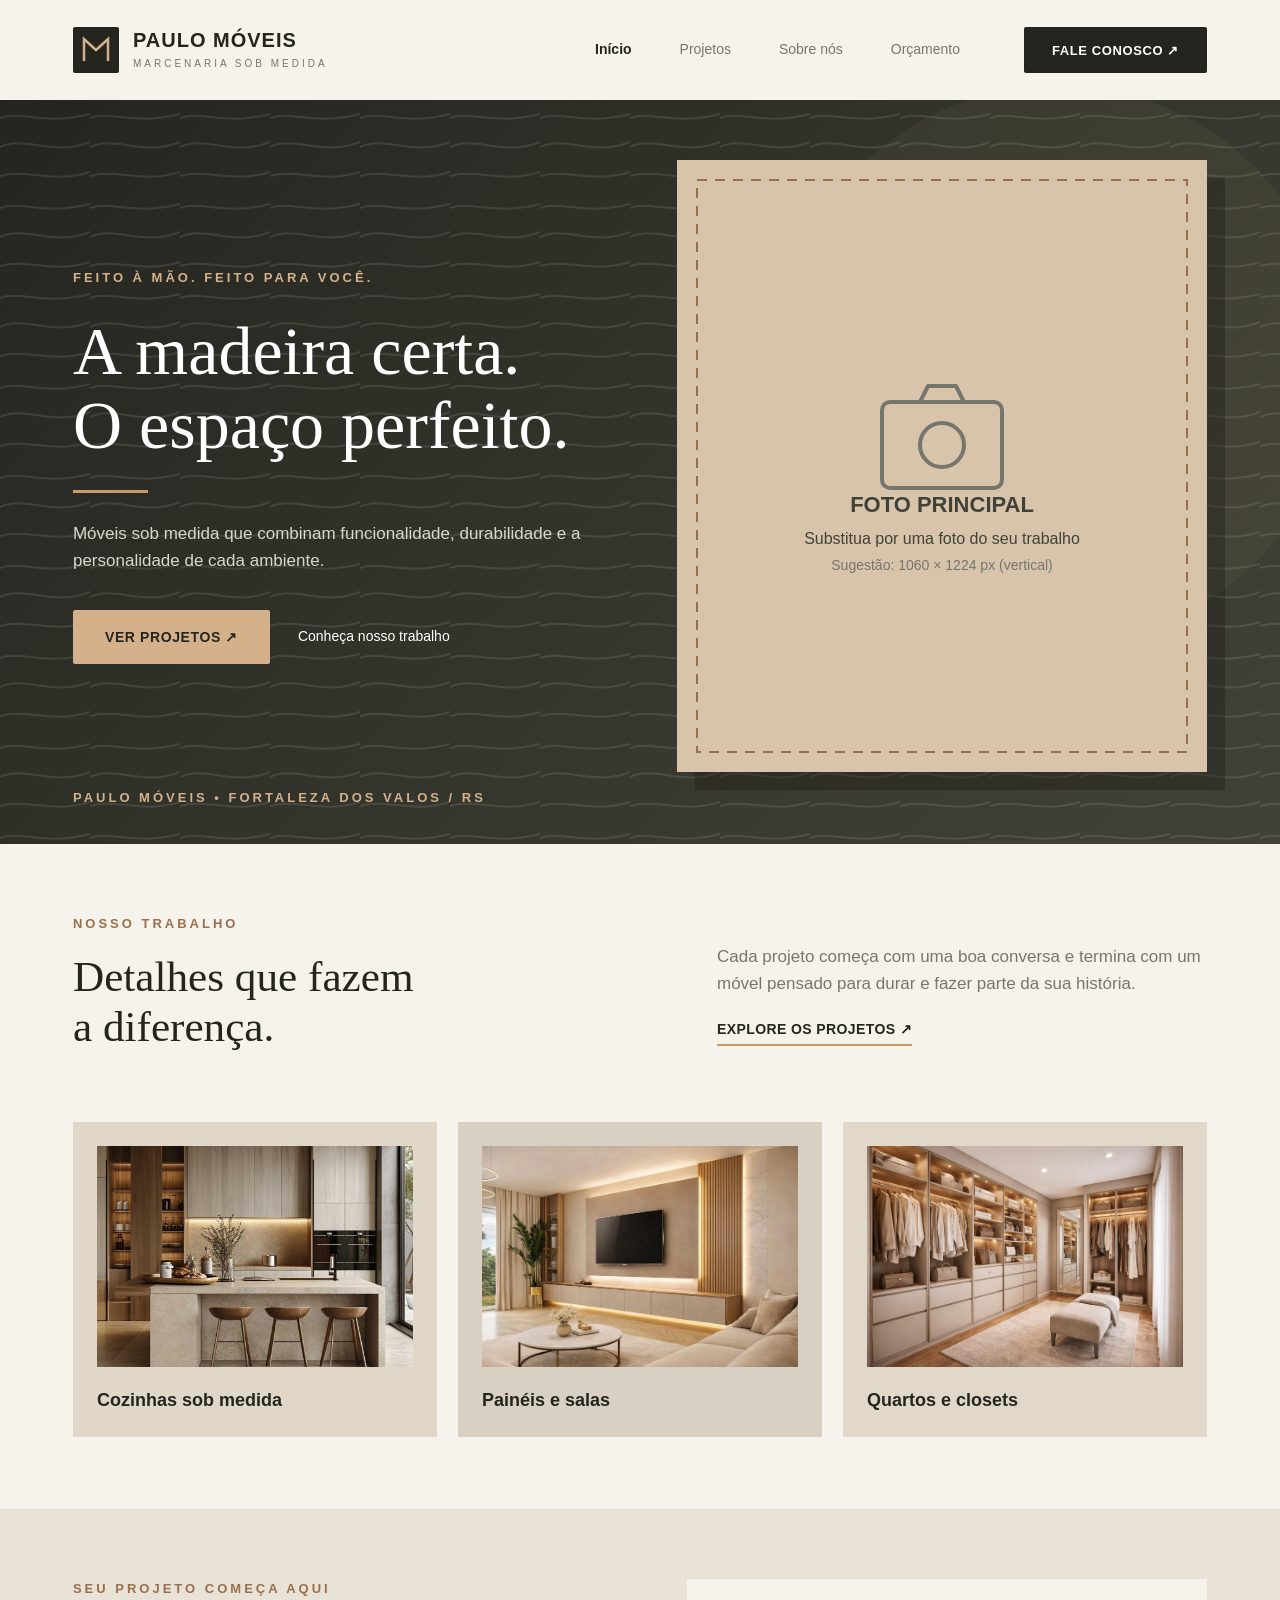
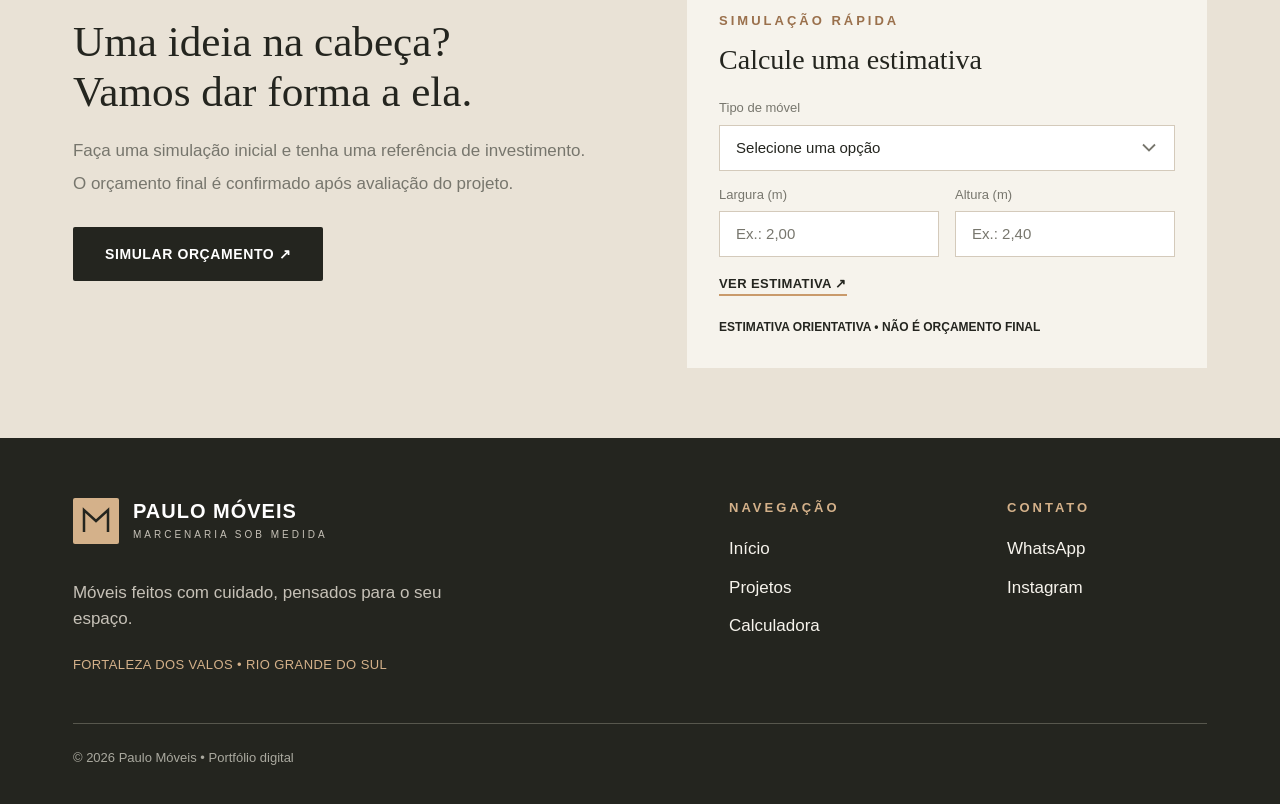
<file: index.html>
<!doctype html>
<html lang="pt-BR">
<head>
  <meta charset="utf-8">
  <meta name="viewport" content="width=device-width, initial-scale=1">
  <title>Paulo Móveis — Marcenaria sob medida</title>
  <meta name="description" content="Móveis sob medida que combinam funcionalidade, durabilidade e a personalidade de cada ambiente. Marcenaria em Fortaleza dos Valos, RS.">
  <link rel="stylesheet" href="styles.css">
</head>
<body>

<header class="site-header">
  <div class="wrap">
    <a class="brand" href="index.html" aria-label="Paulo Móveis — página inicial">
      <svg class="brand__mark" viewBox="0 0 46 46" aria-hidden="true">
        <rect width="46" height="46" rx="2" fill="#24251F"/>
        <path d="M11 34 V12 L23 23 L35 12 V34" fill="none" stroke="#D4B18A" stroke-width="2.5"/>
      </svg>
      <span>
        <span class="brand__name">PAULO MÓVEIS</span>
        <span class="brand__tag">Marcenaria sob medida</span>
      </span>
    </a>

    <button class="nav-toggle" type="button" aria-expanded="false" aria-controls="menu" aria-label="Abrir menu">
      <svg width="28" height="22" viewBox="0 0 28 22" aria-hidden="true">
        <path d="M2 4 H26 M2 11 H26 M2 18 H26" stroke="currentColor" stroke-width="2"/>
      </svg>
    </button>

    <nav class="nav" id="menu" aria-label="Principal">
      <ul class="nav__list">
        <li><a class="nav__link" href="index.html" aria-current="page">Início</a></li>
        <li><a class="nav__link" href="#projetos">Projetos</a></li>
        <li><a class="nav__link" href="#sobre">Sobre nós</a></li>
        <li><a class="nav__link" href="orcamento.html">Orçamento</a></li>
      </ul>
      <a class="btn btn--dark nav__cta" href="#orcamento">Fale conosco ↗</a>
    </nav>
  </div>
</header>

<main>
  <section class="hero" aria-labelledby="hero-title">
    <div class="wrap">
      <div class="hero__grid">
        <div class="hero__copy">
          <p class="eyebrow eyebrow--light">Feito à mão. Feito para você.</p>
          <h1 class="h1" id="hero-title" style="margin-top:26px">
            <span style="display:block">A madeira certa.</span>
            <span style="display:block">O espaço perfeito.</span>
          </h1>
          <span class="hero__bar" aria-hidden="true"></span>
          <p class="hero__lead">Móveis sob medida que combinam funcionalidade, durabilidade e a personalidade de cada ambiente.</p>
          <div class="hero__actions">
            <a class="btn btn--wood btn--lg" href="#projetos">Ver projetos ↗</a>
            <a class="hero__more" href="#sobre">Conheça nosso trabalho</a>
          </div>
        </div>

        <!--
          FOTO PRINCIPAL (topo da página)
          Para trocar: coloque sua foto na pasta "images" e mude o src abaixo.
          Exemplos:  src="images/hero.jpg"   |   src="images/minha-cozinha.webp"
          Sugestão: foto vertical, cerca de 1060 × 1224 px, até ~300 KB.
          Descreva a foto no alt (ajuda leitores de tela e o Google).
        -->
        <img class="hero__art"
             src="assets/img/hero.svg"
             alt="Armário sob medida em madeira, produzido pela Paulo Móveis"
             width="530" height="612">
      </div>
      <p class="hero__place">Paulo Móveis • Fortaleza dos Valos / RS</p>
    </div>
  </section>

  <section class="section" id="sobre" aria-labelledby="sobre-title">
    <div class="wrap intro">
      <div>
        <p class="eyebrow">Nosso trabalho</p>
        <h2 class="h2 intro__title" id="sobre-title">Detalhes que fazem<br>a diferença.</h2>
      </div>
      <div class="intro__side">
        <p class="muted">Cada projeto começa com uma boa conversa e termina com um móvel pensado para durar e fazer parte da sua história.</p>
        <a class="link-arrow" href="projetos.html">Explore os projetos ↗</a>
      </div>
    </div>
  </section>

  <section class="projects" id="projetos" aria-label="Projetos">
    <div class="wrap">
      <!--
        FOTOS DOS PROJETOS
        Para trocar: coloque as fotos na pasta "images" e mude o src de cada <img>.
        Exemplos:  src="images/cozinha-1.jpg"   |   src="images/painel-sala.jpg"
        Sugestão: fotos horizontais (proporção 10:7), cerca de 1400 × 980 px.
        A proporção é cortada automaticamente, então fotos de outro formato também funcionam.
        Também dá para usar links de outro site, ex.: src="https://meusite.com/foto.jpg"
      -->
      <div class="projects__list">

        <a class="project" href="orcamento.html?tipo=cozinha" style="--tone:#E0D7C9">
          <img class="project__art"
               src="assets/cozinha.jpg"
               alt="Cozinha sob medida em MDF, projeto da Paulo Móveis"
               width="350" height="245" loading="lazy" decoding="async">
          <p class="project__name">Cozinhas sob medida</p>
        </a>

        <a class="project" href="orcamento.html?tipo=painel" style="--tone:#D8D0C2">
          <img class="project__art"
               src="assets/painelTv.jpg"
               alt="Painel de TV e móveis de sala sob medida, projeto da Paulo Móveis"
               width="350" height="245" loading="lazy" decoding="async">
          <p class="project__name">Painéis e salas</p>
        </a>

        <a class="project" href="orcamento.html?tipo=guarda-roupa" style="--tone:#E1D8CA">
          <img class="project__art"
               src="assets/quarto.jpg"
               alt="Guarda-roupa e closet sob medida, projeto da Paulo Móveis"
               width="350" height="245" loading="lazy" decoding="async">
          <p class="project__name">Quartos e closets</p>
        </a>

      </div>
    </div>
  </section>

  <section class="quote section" id="orcamento" aria-labelledby="quote-title">
    <div class="wrap quote__grid">
      <div>
        <p class="eyebrow">Seu projeto começa aqui</p>
        <h2 class="h2 quote__title" id="quote-title">Uma ideia na cabeça?<br>Vamos dar forma a ela.</h2>
        <p class="muted quote__text">Faça uma simulação inicial e tenha uma referência de investimento.</p>
        <p class="muted quote__text">O orçamento final é confirmado após avaliação do projeto.</p>
        <a class="btn btn--dark btn--lg quote__cta" href="orcamento.html">Simular orçamento ↗</a>
      </div>

      <form class="sim" action="orcamento.html" method="get" aria-labelledby="sim-title">
        <p class="eyebrow">Simulação rápida</p>
        <h3 class="h3 sim__title" id="sim-title">Calcule uma estimativa</h3>
        <div class="sim__fields">
          <div class="field">
            <label class="field__sub" for="sim-tipo">Tipo de móvel</label>
            <select class="select" id="sim-tipo" name="tipo">
              <option value="">Selecione uma opção</option>
              <option value="cozinha">Cozinha</option>
              <option value="painel">Painel de TV e sala</option>
              <option value="guarda-roupa">Guarda-roupa</option>
              <option value="closet">Closet</option>
              <option value="escritorio">Escritório</option>
            </select>
          </div>
          <div class="sim__row">
            <div class="field">
              <label class="field__sub" for="sim-largura">Largura (m)</label>
              <input class="input" id="sim-largura" name="largura" type="text" inputmode="decimal" autocomplete="off" placeholder="Ex.: 2,00">
            </div>
            <div class="field">
              <label class="field__sub" for="sim-altura">Altura (m)</label>
              <input class="input" id="sim-altura" name="altura" type="text" inputmode="decimal" autocomplete="off" placeholder="Ex.: 2,40">
            </div>
          </div>
        </div>
        <button class="sim__go" type="submit">Ver estimativa ↗</button>
        <p class="sim__note">Estimativa orientativa • Não é orçamento final</p>
      </form>
    </div>
  </section>
</main>

<footer class="site-footer">
  <div class="wrap">
    <div class="footer__grid">
      <div class="footer__brand">
        <a class="brand brand--footer" href="index.html" aria-label="Paulo Móveis — página inicial">
          <svg class="brand__mark" viewBox="0 0 46 46" aria-hidden="true">
            <rect width="46" height="46" rx="2" fill="#D4B18A"/>
            <path d="M11 34 V12 L23 23 L35 12 V34" fill="none" stroke="#24251F" stroke-width="2.5"/>
          </svg>
          <span>
            <span class="brand__name">PAULO MÓVEIS</span>
            <span class="brand__tag">Marcenaria sob medida</span>
          </span>
        </a>
        <p class="footer__tagline">Móveis feitos com cuidado, pensados para o seu espaço.</p>
        <p class="footer__place">Fortaleza dos Valos • Rio Grande do Sul</p>
      </div>

      <nav aria-label="Rodapé">
        <p class="footer__col-title">Navegação</p>
        <ul class="footer__list">
          <li><a href="index.html">Início</a></li>
          <li><a href="#projetos">Projetos</a></li>
          <li><a href="orcamento.html">Calculadora</a></li>
        </ul>
      </nav>

      <div>
        <p class="footer__col-title">Contato</p>
        <ul class="footer__list">
          <!-- TODO: trocar "#" pelos links reais do WhatsApp e do Instagram -->
          <li><a href="#">WhatsApp</a></li>
          <li><a href="#">Instagram</a></li>
        </ul>
      </div>
    </div>
    <p class="footer__bottom">© 2026 Paulo Móveis • Portfólio digital</p>
  </div>
</footer>

<script src="script.js"></script>
</body>
</html>
</file>
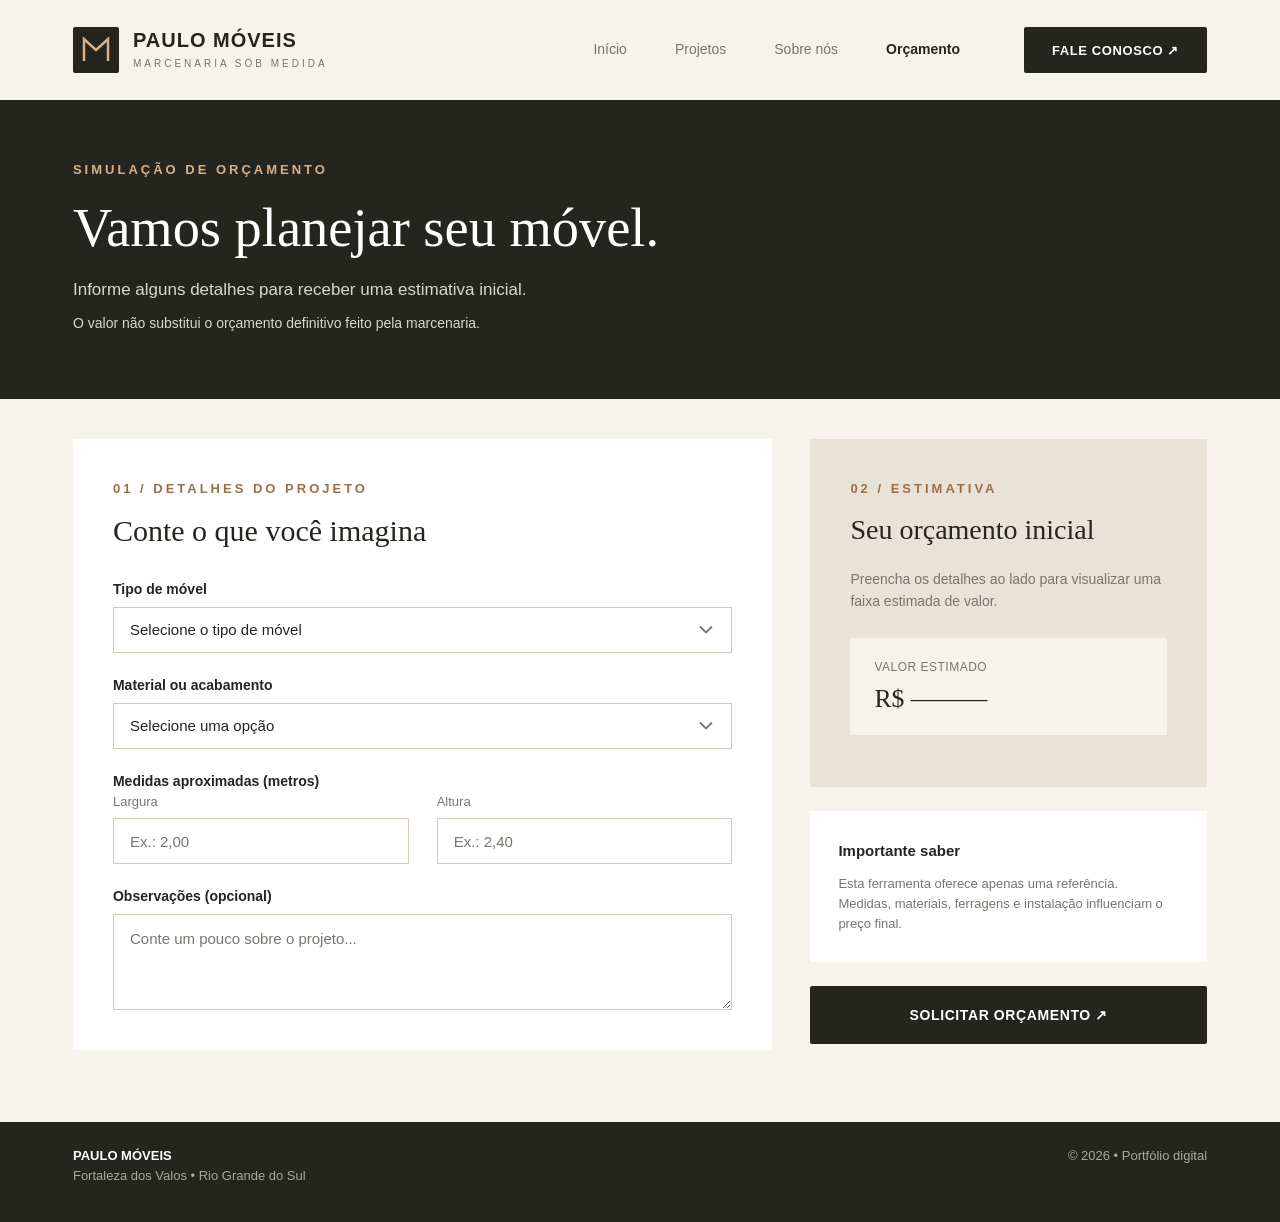
<file: orcamento.html>
<!doctype html>
<html lang="pt-BR">
<head>
  <meta charset="utf-8">
  <meta name="viewport" content="width=device-width, initial-scale=1">
  <title>Simulação de orçamento — Paulo Móveis</title>
  <meta name="description" content="Informe o tipo de móvel, o acabamento e as medidas para receber uma estimativa inicial. O valor final é confirmado pela marcenaria.">
  <link rel="stylesheet" href="styles.css">
</head>
<body>

<header class="site-header">
  <div class="wrap">
    <a class="brand" href="index.html" aria-label="Paulo Móveis — página inicial">
      <svg class="brand__mark" viewBox="0 0 46 46" aria-hidden="true">
        <rect width="46" height="46" rx="2" fill="#24251F"/>
        <path d="M11 34 V12 L23 23 L35 12 V34" fill="none" stroke="#D4B18A" stroke-width="2.5"/>
      </svg>
      <span>
        <span class="brand__name">PAULO MÓVEIS</span>
        <span class="brand__tag">Marcenaria sob medida</span>
      </span>
    </a>

    <button class="nav-toggle" type="button" aria-expanded="false" aria-controls="menu" aria-label="Abrir menu">
      <svg width="28" height="22" viewBox="0 0 28 22" aria-hidden="true">
        <path d="M2 4 H26 M2 11 H26 M2 18 H26" stroke="currentColor" stroke-width="2"/>
      </svg>
    </button>

    <nav class="nav" id="menu" aria-label="Principal">
      <ul class="nav__list">
        <li><a class="nav__link" href="index.html">Início</a></li>
        <li><a class="nav__link" href="index.html#projetos">Projetos</a></li>
        <li><a class="nav__link" href="index.html#sobre">Sobre nós</a></li>
        <li><a class="nav__link" href="orcamento.html" aria-current="page">Orçamento</a></li>
      </ul>
      <a class="btn btn--dark nav__cta" href="index.html#orcamento">Fale conosco ↗</a>
    </nav>
  </div>
</header>

<main>
  <section class="page-hero" aria-labelledby="page-title">
    <div class="wrap">
      <p class="eyebrow eyebrow--light">Simulação de orçamento</p>
      <h1 class="page-hero__title" id="page-title">Vamos planejar seu móvel.</h1>
      <p class="page-hero__lead">Informe alguns detalhes para receber uma estimativa inicial.</p>
      <p class="page-hero__note">O valor não substitui o orçamento definitivo feito pela marcenaria.</p>
    </div>
  </section>

  <section class="calc" aria-label="Calculadora de orçamento">
    <div class="wrap calc__grid">

      <form class="panel" id="calc-form" novalidate aria-labelledby="form-title">
        <p class="eyebrow">01 / Detalhes do projeto</p>
        <h2 class="h3 panel__title" id="form-title" style="font-size:1.875rem">Conte o que você imagina</h2>

        <div class="form">
          <div class="field">
            <label class="field__label" for="tipo">Tipo de móvel</label>
            <select class="select" id="tipo" name="tipo" aria-describedby="tipo-erro">
              <option value="">Selecione o tipo de móvel</option>
              <option value="cozinha">Cozinha</option>
              <option value="painel">Painel de TV e sala</option>
              <option value="guarda-roupa">Guarda-roupa</option>
              <option value="closet">Closet</option>
              <option value="escritorio">Escritório</option>
            </select>
            <p class="field__error" id="tipo-erro" role="alert"></p>
          </div>

          <div class="field">
            <label class="field__label" for="material">Material ou acabamento</label>
            <select class="select" id="material" name="material">
              <option value="">Selecione uma opção</option>
              <option value="mdf-liso">MDF em cor lisa</option>
              <option value="mdf-amadeirado">MDF amadeirado</option>
              <option value="macica">Madeira maciça</option>
            </select>
          </div>

          <fieldset class="form__pair-group" style="border:0;padding:0;margin:0;min-width:0">
            <legend class="field__label" style="padding:0">Medidas aproximadas (metros)</legend>
            <div class="form__pair">
              <div class="field">
                <label class="field__sub" for="largura">Largura</label>
                <input class="input" id="largura" name="largura" type="text" inputmode="decimal" autocomplete="off" placeholder="Ex.: 2,00" aria-describedby="largura-erro">
                <p class="field__error" id="largura-erro" role="alert"></p>
              </div>
              <div class="field">
                <label class="field__sub" for="altura">Altura</label>
                <input class="input" id="altura" name="altura" type="text" inputmode="decimal" autocomplete="off" placeholder="Ex.: 2,40" aria-describedby="altura-erro">
                <p class="field__error" id="altura-erro" role="alert"></p>
              </div>
            </div>
          </fieldset>

          <div class="field">
            <label class="field__label" for="obs">Observações (opcional)</label>
            <textarea class="textarea" id="obs" name="obs" rows="3" placeholder="Conte um pouco sobre o projeto..."></textarea>
          </div>
        </div>
      </form>

      <div class="aside">
        <section class="panel panel--sand estimate" aria-labelledby="est-title">
          <p class="eyebrow">02 / Estimativa</p>
          <h2 class="h3 panel__title" id="est-title" style="font-size:1.75rem">Seu orçamento inicial</h2>
          <p class="estimate__lead">Preencha os detalhes ao lado para visualizar uma faixa estimada de valor.</p>
          <div class="estimate__value">
            <p class="estimate__label">Valor estimado</p>
            <p class="estimate__amount" id="valor" aria-live="polite">R$ ———</p>
          </div>
          <p class="estimate__msg" id="valor-msg" aria-live="polite"></p>
        </section>

        <section class="notice" aria-labelledby="aviso-title">
          <h2 class="notice__title" id="aviso-title">Importante saber</h2>
          <p>Esta ferramenta oferece apenas uma referência. Medidas, materiais, ferragens e instalação influenciam o preço final.</p>
        </section>

        <a class="btn btn--dark aside__cta" id="solicitar" href="https://wa.me/" target="_blank" rel="noopener">Solicitar orçamento ↗</a>
      </div>

    </div>
  </section>
</main>

<footer class="site-footer">
  <div class="wrap">
    <p class="footer__bottom" style="border:0;display:flex;flex-wrap:wrap;gap:8px 24px;justify-content:space-between">
      <span><strong style="color:#fff">PAULO MÓVEIS</strong><br>Fortaleza dos Valos • Rio Grande do Sul</span>
      <span>© 2026 • Portfólio digital</span>
    </p>
  </div>
</footer>

<script src="script.js"></script>
</body>
</html>
</file>
<file: styles.css>
/* Paulo Móveis — estilos
   Tokens extraídos do Figma "projeto-paulo-moveis" (home desktop, home mobile, calculadora). */
 
:root {
  --cream: #F6F3EC;
  --sand: #E9E2D6;
  --white: #FFFFFF;
  --ink: #24251F;
  --ink-soft: #414237;
  --muted: #77766D;
  --on-dark: #D9D7CF;
  --on-dark-muted: #C6C1B7;
  --on-dark-faint: #AAA99F;
  --rule-dark: #57574D;
  --wood-light: #D4B18A;
  --wood: #C99A6B;
  --wood-deep: #9A704C;
  --line: #D4CABB;
  --error: #9B3A2A;
 
  --serif: Georgia, "Times New Roman", serif;
  --sans: Arial, Helvetica, sans-serif;
 
  --gutter: clamp(20px, 5.7vw, 82px);
  --radius: 2px;
}
 
*, *::before, *::after { box-sizing: border-box; }
 
html { -webkit-text-size-adjust: 100%; scroll-behavior: smooth; }
 
body {
  margin: 0;
  background: var(--cream);
  color: var(--ink);
  font-family: var(--sans);
  font-size: 17px;
  line-height: 1.55;
}
 
img, svg { display: block; max-width: 100%; }
h1, h2, h3, p { margin: 0; }
a { color: inherit; text-decoration: none; }
ul { margin: 0; padding: 0; list-style: none; }
 
:focus-visible {
  outline: 3px solid var(--wood);
  outline-offset: 3px;
}
 
@media (prefers-reduced-motion: reduce) {
  html { scroll-behavior: auto; }
  * { transition: none !important; }
}
 
.wrap {
  width: 100%;
  max-width: 1440px;
  margin-inline: auto;
  padding-inline: var(--gutter);
}
 
.sprite { position: absolute; width: 0; height: 0; overflow: hidden; }
 
/* ---------- tipografia ---------- */
 
.eyebrow {
  font-size: 13px;
  font-weight: bold;
  letter-spacing: 3px;
  text-transform: uppercase;
  color: var(--wood-deep);
}
.eyebrow--light { color: var(--wood-light); }
 
.h1 {
  font-family: var(--serif);
  font-weight: normal;
  font-size: clamp(2.7rem, 1.2rem + 5.4vw, 4.25rem);
  line-height: 1.09;
  color: var(--white);
}
.h2 {
  font-family: var(--serif);
  font-weight: normal;
  font-size: clamp(2.1rem, 1.2rem + 2.4vw, 2.7rem);
  line-height: 1.15;
}
.h3 {
  font-family: var(--serif);
  font-weight: normal;
  font-size: 1.75rem;
  line-height: 1.2;
}
.muted { color: var(--muted); }
 
/* ---------- botões ---------- */
 
.btn {
  display: inline-flex;
  align-items: center;
  justify-content: center;
  min-height: 46px;
  padding: 0 28px;
  border: 0;
  border-radius: var(--radius);
  font: bold 13px/1 var(--sans);
  letter-spacing: .6px;
  text-transform: uppercase;
  cursor: pointer;
  transition: background-color .2s ease, color .2s ease;
}
.btn--lg { min-height: 54px; font-size: 14px; padding: 0 32px; }
.btn--dark { background: var(--ink); color: var(--white); }
.btn--dark:hover { background: var(--ink-soft); }
.btn--wood { background: var(--wood-light); color: var(--ink); }
.btn--wood:hover { background: #DCC09F; }
 
.link-arrow {
  font-size: 14px;
  font-weight: bold;
  letter-spacing: .4px;
  text-transform: uppercase;
  border-bottom: 2px solid var(--wood);
  padding-bottom: 3px;
}
.link-arrow:hover { color: var(--wood-deep); }
 
/* ---------- cabeçalho ---------- */
 
.site-header { background: var(--cream); position: relative; z-index: 10; }
.site-header .wrap {
  display: flex;
  align-items: center;
  min-height: 80px;
  gap: 16px;
}
 
.brand { display: flex; align-items: center; gap: 14px; margin-right: auto; }
.brand__mark { width: 46px; height: 46px; flex: none; }
.brand__name {
  display: block;
  font-size: 20px;
  font-weight: bold;
  letter-spacing: 1px;
  line-height: 1.1;
}
.brand__tag {
  display: block;
  margin-top: 5px;
  font-size: 10px;
  letter-spacing: 3px;
  color: var(--muted);
  text-transform: uppercase;
}
.brand--footer .brand__name { color: var(--white); }
.brand--footer .brand__tag { color: var(--on-dark-muted); }
 
.nav-toggle {
  width: 44px;
  height: 44px;
  display: grid;
  place-items: center;
  padding: 0;
  background: none;
  border: 0;
  cursor: pointer;
  color: var(--ink);
}
 
.nav {
  display: none;
  position: absolute;
  inset: 100% 0 auto 0;
  padding: 8px var(--gutter) 28px;
  background: var(--cream);
  border-top: 1px solid var(--line);
  box-shadow: 0 18px 30px -18px rgba(36, 37, 31, .35);
}
.nav.is-open { display: block; }
.nav__list { display: grid; }
.nav__link {
  display: block;
  padding: 14px 0;
  font-size: 16px;
  color: var(--muted);
  border-bottom: 1px solid var(--line);
}
.nav__link[aria-current="page"] { color: var(--ink); font-weight: bold; }
.nav__cta { margin-top: 20px; width: 100%; }
 
@media (min-width: 960px) {
  .site-header .wrap { min-height: 100px; }
  .nav-toggle { display: none; }
  .nav {
    position: static;
    display: flex;
    align-items: center;
    gap: 64px;
    padding: 0;
    background: none;
    border: 0;
    box-shadow: none;
  }
  .nav__list { display: flex; gap: 48px; }
  .nav__link { padding: 6px 0; border: 0; font-size: 14px; }
  .nav__link:hover { color: var(--ink); }
  .nav__cta { margin: 0; width: auto; }
}
 
/* ---------- hero ---------- */
 
.hero {
  position: relative;
  color: var(--on-dark);
  background:
    radial-gradient(circle 280px at 82.6% 265px, rgba(212, 177, 138, .06) 279px, transparent 280px),
    url("data:image/svg+xml,%3Csvg xmlns='http://www.w3.org/2000/svg' width='90' height='90'%3E%3Cpath d='M0 18 C20 10 45 26 90 14 M0 47 C24 35 54 57 90 42 M0 76 C25 68 53 84 90 72' fill='none' stroke='%23fff' stroke-opacity='.1' stroke-width='2'/%3E%3C/svg%3E"),
    linear-gradient(135deg, #24251F, #414237);
}
.hero__grid {
  display: grid;
  gap: 40px;
  padding-block: 48px 24px;
}
.hero__copy { align-self: center; }
.hero__lead { margin-top: 28px; max-width: 30em; font-size: 1rem; }
.hero__bar { display: block; width: 75px; height: 3px; margin-top: 28px; background: var(--wood); }
.hero__actions {
  display: flex;
  flex-wrap: wrap;
  align-items: center;
  gap: 18px 28px;
  margin-top: 36px;
}
.hero__more { color: var(--white); font-size: 14px; }
.hero__more:hover { color: var(--wood-light); }
 
/* Foto principal: a proporção é mantida e a imagem é cortada para caber,
   então qualquer foto (vertical ou horizontal) funciona. */
.hero__art {
  justify-self: center;
  width: min(100%, 530px);
  height: auto;
  aspect-ratio: 530 / 612;
  object-fit: cover;
  background: var(--sand);
  box-shadow: 18px 18px 0 rgba(23, 24, 19, .35);
}
.hero__place { padding-block: 0 32px; font-size: 11px; font-weight: bold; letter-spacing: 2px; text-transform: uppercase; color: var(--wood-light); }
 
@media (min-width: 960px) {
  .hero__grid {
    grid-template-columns: minmax(0, 1fr) auto;
    gap: 48px;
    padding-block: 60px 0;
    min-height: 600px;
  }
  .hero__lead { font-size: 17px; }
  .hero__art { justify-self: end; width: 530px; }
  .hero__place { font-size: 13px; letter-spacing: 3px; padding-block: 16px 36px; }
}
 
/* ---------- trabalho / projetos ---------- */
 
.section { padding-block: 64px; }
 
.intro {
  display: grid;
  gap: 24px;
}
.intro__side { display: grid; gap: 22px; justify-items: start; }
.intro__title { margin-top: 18px; }
 
@media (min-width: 960px) {
  .section { padding-block: 70px; }
  .intro { grid-template-columns: minmax(0, 1.2fr) minmax(0, 1fr); align-items: end; gap: 56px; }
  .intro__side { padding-bottom: 6px; }
}
 
.projects { padding-block: 0 72px; }
.projects__list { display: grid; gap: 20px; }
 
.project {
  display: block;
  padding: 24px 24px 22px;
  background: var(--tone, #E0D7C9);
}
 
/* Fotos dos projetos: todas ficam na mesma proporção (10:7), cortadas se preciso. */
.project__art {
  width: 100%;
  height: auto;
  aspect-ratio: 350 / 245;
  object-fit: cover;
  background: var(--sand);
}
.project__name { margin-top: 20px; font-size: 18px; font-weight: bold; }
.project:hover .project__name { color: var(--wood-deep); }
 
@media (min-width: 720px) {
  .projects__list { grid-template-columns: repeat(auto-fit, minmax(300px, 1fr)); gap: 21px; }
}
@media (min-width: 1100px) {
  .projects__list { grid-template-columns: repeat(3, 1fr); }
}
 
/* ---------- chamada de orçamento ---------- */
 
.quote { background: var(--sand); }
.quote__grid { display: grid; gap: 40px; }
.quote__text { margin-top: 22px; max-width: 32em; }
.quote__text + .quote__text { margin-top: 6px; }
.quote__cta { margin-top: 30px; }
.quote__title { margin-top: 18px; }
 
.sim {
  padding: 28px 24px;
  background: var(--cream);
}
.sim__title { margin-top: 12px; }
.sim__fields { display: grid; gap: 14px; margin-top: 22px; }
.sim__row { display: grid; grid-template-columns: 1fr 1fr; gap: 16px; }
.sim__go {
  margin-top: 20px;
  padding: 0;
  background: none;
  border: 0;
  font: bold 13px/1 var(--sans);
  letter-spacing: .4px;
  text-transform: uppercase;
  color: var(--ink);
  border-bottom: 2px solid var(--wood);
  padding-bottom: 4px;
  cursor: pointer;
}
.sim__go:hover { color: var(--wood-deep); }
.sim__note {
  margin-top: 22px;
  font-size: 12px;
  font-weight: bold;
  line-height: 1.5;
  text-transform: uppercase;
}
 
@media (min-width: 960px) {
  .quote__grid { grid-template-columns: minmax(0, 1fr) 520px; gap: 88px; align-items: start; }
  .sim { padding: 32px; }
}
 
/* ---------- campos de formulário ---------- */
 
.field { display: grid; gap: 6px; }
.field__label { font-size: 14px; font-weight: bold; }
.field__sub { font-size: 13px; color: var(--muted); }
.field__hint { font-size: 13px; color: var(--muted); }
.field__error { min-height: 0; font-size: 13px; color: var(--error); }
.field__error:empty { display: none; }
 
.input, .select, .textarea {
  width: 100%;
  min-height: 46px;
  padding: 0 16px;
  background: var(--white);
  border: 1px solid var(--line);
  border-radius: 0;
  font: 15px/1.3 var(--sans);
  color: var(--ink);
}
.input::placeholder, .textarea::placeholder { color: var(--muted); opacity: 1; }
.input:focus-visible, .select:focus-visible, .textarea:focus-visible {
  outline: 3px solid var(--wood);
  outline-offset: 0;
  border-color: var(--wood-deep);
}
.input[aria-invalid="true"], .select[aria-invalid="true"] { border-color: var(--error); }
 
.select {
  appearance: none;
  -webkit-appearance: none;
  padding-right: 44px;
  background-image: url("data:image/svg+xml,%3Csvg xmlns='http://www.w3.org/2000/svg' width='14' height='9' viewBox='0 0 14 9'%3E%3Cpath d='M1 1.5 7 7.5 13 1.5' fill='none' stroke='%2377766D' stroke-width='1.8'/%3E%3C/svg%3E");
  background-repeat: no-repeat;
  background-position: right 18px center;
  cursor: pointer;
}
.textarea { padding-block: 14px; min-height: 96px; resize: vertical; }
 
/* ---------- página de orçamento ---------- */
 
.page-hero { background: var(--ink); color: var(--on-dark); }
.page-hero .wrap { padding-block: 52px 56px; }
.page-hero__title {
  margin-top: 18px;
  font-family: var(--serif);
  font-weight: normal;
  font-size: clamp(2.2rem, 1.2rem + 3.6vw, 3.4rem);
  line-height: 1.12;
  color: var(--white);
}
.page-hero__lead { margin-top: 18px; }
.page-hero__note { margin-top: 10px; font-size: 14px; }
 
.calc { padding-block: 40px 72px; }
.calc__grid { display: grid; gap: 28px; align-items: start; }
 
.panel { padding: 28px 22px; background: var(--white); }
.panel--sand { background: var(--sand); }
.panel__title { margin-top: 14px; }
.form { display: grid; gap: 22px; margin-top: 30px; }
.form__pair { display: grid; gap: 16px; }
.form__pair-group { display: grid; gap: 10px; }
 
.aside { display: grid; gap: 24px; }
.estimate__lead { margin-top: 22px; color: var(--muted); font-size: 14px; }
.estimate__value {
  margin-top: 26px;
  padding: 20px 24px;
  background: var(--cream);
}
.estimate__label { font-size: 12px; color: var(--muted); text-transform: uppercase; letter-spacing: .5px; }
.estimate__amount {
  margin-top: 6px;
  font-family: var(--serif);
  font-size: clamp(1.4rem, 1rem + 1.2vw, 1.6rem);
  line-height: 1.25;
}
.estimate__msg { margin-top: 12px; font-size: 13px; color: var(--muted); }
 
.notice { padding: 28px 40px 28px 28px; background: var(--white); }
.notice__title { font-size: 15px; font-weight: bold; }
.notice p { margin-top: 12px; font-size: 13px; color: var(--muted); }
 
.aside__cta { width: 100%; min-height: 58px; font-size: 14px; }
.aside__cta[aria-disabled="true"] { background: var(--muted); }
 
@media (min-width: 720px) {
  .panel { padding: 40px; }
  .form__pair { grid-template-columns: 1fr 1fr; gap: 28px; }
  .panel--sand { padding: 40px; }
}
@media (min-width: 1040px) {
  .calc__grid { grid-template-columns: minmax(0, 790fr) minmax(0, 448fr); gap: 38px; }
  .page-hero .wrap { padding-block: 60px 64px; }
}
 
/* ---------- rodapé ---------- */
 
.site-footer { background: var(--ink); color: var(--on-dark-muted); }
.footer__grid { display: grid; gap: 36px; padding-block: 56px 40px; }
.footer__tagline { margin-top: 36px; max-width: 24em; }
.footer__place {
  margin-top: 22px;
  font-size: 13px;
  letter-spacing: .4px;
  text-transform: uppercase;
  color: var(--wood-light);
}
.footer__col-title { margin-bottom: 18px; font-size: 13px; font-weight: bold; letter-spacing: 3px; text-transform: uppercase; color: var(--wood-light); }
.footer__list { display: grid; gap: 12px; }
.footer__list a { color: var(--cream); }
.footer__list a:hover { color: var(--wood-light); }
.footer__bottom {
  padding-block: 24px 36px;
  border-top: 1px solid var(--rule-dark);
  font-size: 13px;
  color: var(--on-dark-faint);
}

 
@media (min-width: 720px) {
  .footer__grid { grid-template-columns: 1fr 1fr; }
  .footer__brand { grid-column: 1 / -1; }
}
@media (min-width: 960px) {
  .footer__grid { grid-template-columns: minmax(0, 1fr) 230px 200px; gap: 48px; padding-block: 60px 48px; }
  .footer__brand { grid-column: auto; }
}
</file>
